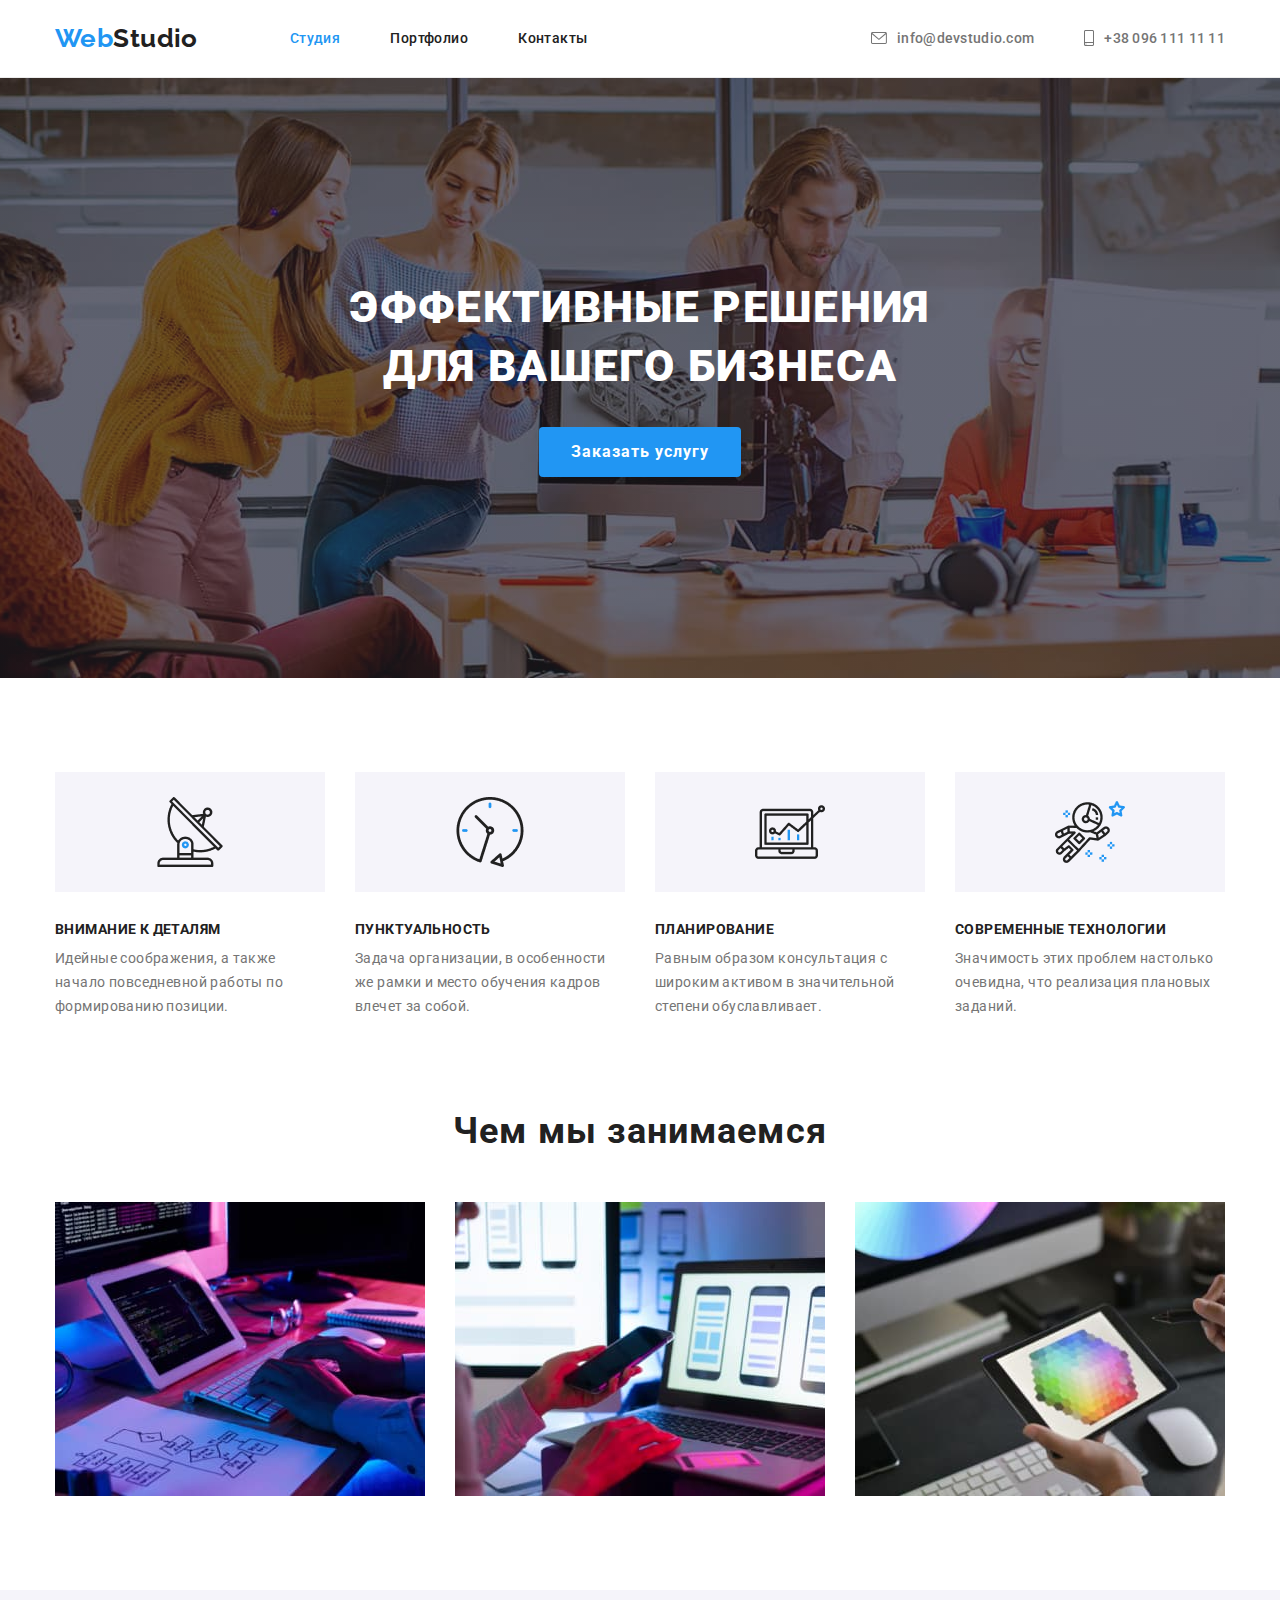
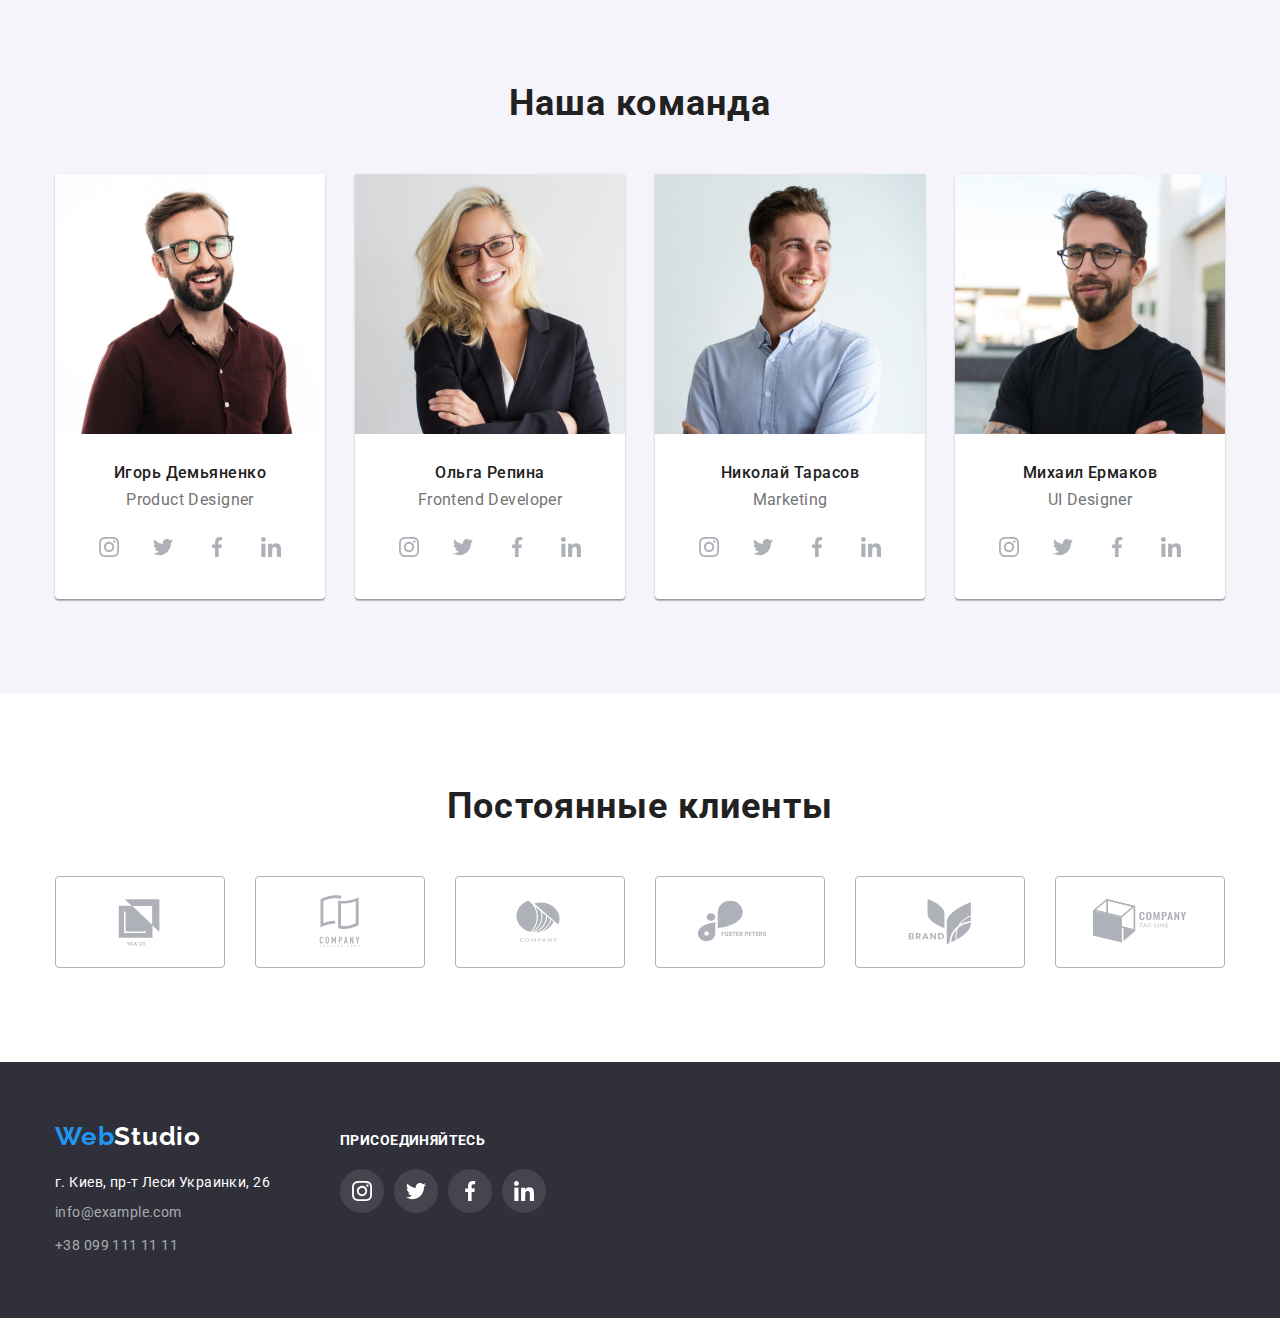
<file: index.html>
<!DOCTYPE html>
<html lang="ru">
<head>
    <meta charset="UTF-8">
    <meta http-equiv="X-UA-Compatible" content="IE=edge">
    <meta name="viewport" content="width=device-width, initial-scale=1.0">
    <title>Modyle 02 classwork</title>
    <link rel="preconnect" href="https://fonts.googleapis.com">
    <link rel="preconnect" href="https://fonts.gstatic.com" crossorigin>
    <link
        href="https://fonts.googleapis.com/css2?family=Montserrat:wght@400;500;700&family=Raleway:wght@400;500;700&family=Roboto:wght@400;500;700;900&display=swap"
        rel="stylesheet">
        <link rel="stylesheet" href="https://cdnjs.cloudflare.com/ajax/libs/modern-normalize/0.6.0/modern-normalize.min.css">
    <link rel="stylesheet" href="./css/styles.css">
</head>

   
<body>
        <!-- Header section -->
        
    <header class="header">
        <div class=" header-container container">
            <a class="logo link" href="index.html"> <span class="accent-logo">Web</span>Studio</a>           
            <nav class=" list">
                <ul class="navigation list">
                    <li class="nav-list-item"><a class="nav-list-link link current" href="">Студия</a></li>
                    <li class="nav-list-item"><a class="nav-list-link link" href="./portfolio.html">Портфолио</a></li>
                    <li class="nav-list-item"><a class="nav-list-link link" href="">Контакты</a></li>
                </ul>
            </nav>
                
            
                <ul class="information  list">
                    <li class="link-email"> <a class="email link " href="mailto:info@devstudio.com">
                         <svg class="email-icon" widht="16" height="12">
                        <use href="./images/sprite2.svg#hover"></use>
                    </svg> info@devstudio.com</a></li>
                    <li class="link-contact"> <a class=" contact-number link" href="tel:+380961111111" > 
                        <svg class=" phone-icon" widht="10" height="16">
                        <use href="./images/sprite2.svg#smartphone"></use>
                    </svg>+38 096 111 11 11</a></li>
                </ul>          
        </div>           
    </header>

        <!-- Button section -->   
    <main>
        <section class="btn-section">
        <div class="  btn-section-site container">
            <h1 class="slogan">ЭФФЕКТИВНЫЕ РЕШЕНИЯ<br> ДЛЯ ВАШЕГО БИЗНЕСА</h1> 
            <button class="modal-btn" type= "button">Заказать услугу</button>
        </div>
        </section>   

     <!-- List section -->
     
            <section class="section list-section-site ">
                <div class=" container ">
                <ul class="list list-section">
                    <li class="list-title-site list-title-antenna" >
                        <h3 class="title">Внимание к деталям</h3>
                        <p class="text">Идейные соображения, а также начало повседневной работы по формированию позиции.</p>
                    </li>
                    <li class="list-title-site  list-title-clock">
                        <h3 class="title">Пунктуальность</h3>
                        <p class="text">Задача организации, в особенности же рамки и место обучения кадров влечет за собой.</p>
                    </li>
                    <li class="list-title-site list-title-diagram">
                        <h3 class="title">Планирование</h3>
                        <p class="text">Равным образом консультация с широким активом в значительной степени обуславливает.</p>
                    </li>
                    <li class="list-title-site list-title-astronaut">
                        <h3 class="title">Современные технологии</h3> 
                        <p class="text">Значимость этих проблем настолько очевидна, что реализация плановых заданий.</p>
                    </li>
                </ul>
                </div>
            </section>

            <section class="img">
                <div class="container "> 
                    <h2 class="headline">Чем мы занимаемся</h2>               
                    <ul class="list work-list">
                        <li class="image"><img src="./images/img1.jpg" alt="рабочий стол с планшетом" width="370"></li>
                        <li class="image"><img src="./images/img2.jpg" alt="ноутбук с разработкой дизайна" width="370"></li>
                        <li class="image"><img src="./images/img3.jpg" alt="планшет с радугой цветов" width="370"></li>
                    </ul>  
                </div>
            </section>
           

     <!-- Team section -->
        <section class="team-site section">
            <div class="   container">
            <h2 class="team-title">Наша команда</h2>

            <ul class="list list-names">
                <li class="team-names">
                        <img src="./images/img4.jpg" alt="Игорь Демьяненко" width="270">
                        <div class="names-container">                       
                    <h3 class="team-name">Игорь Демьяненко</h3>
                    <p class="team-description">Product Designer</p>
                        <ul class="social-list list">
                            <li class="social-list-item"><a class="social-list-link" href="">
                                <svg class="social-list-icon" width="20" height="20">
                                    <use href="./images/sprite.svg#instagram"></use>
                                </svg>
                            </a></li>
                            <li class="social-list-item"><a class="social-list-link" href="">
                                <svg class="social-list-icon" widht="20" height="20">
                                    <use href="./images/sprite.svg#twitter"></use>
                                </svg>
                            </a></li>
                            <li class="social-list-item"><a class="social-list-link" href="">
                                <svg class="social-list-icon" widht="20" height="20">
                                    <use href="./images/sprite.svg#facebook"></use>
                                </svg>
                            </a></li>
                            <li class="social-list-item"><a class="social-list-link" href="">
                                <svg class="social-list-icon" widht="20" height="20">
                                    <use href="./images/sprite.svg#linkedin"></use>
                                </svg>
                            </a></li>
                        </ul>
                </div>
                </li>

                <li class="team-names">
                        <img src="./images/img5.jpg" alt="Ольга Репина" width="270">
                        <div class="names-container">
                    <h3 class="team-name">Ольга Репина</h3>
                    <p class="team-description">Frontend Developer</p>
                        <ul class="social-list list">
                            <li class="social-list-item"><a class="social-list-link" href="">
                                <svg class="social-list-icon" widht="20" height="20">
                                    <use href="./images/sprite.svg#instagram"></use>
                                </svg>
                            </a></li>
                            <li class="social-list-item"><a class="social-list-link" href="">
                                <svg class="social-list-icon" widht="20" height="20">
                                    <use href="./images/sprite.svg#twitter"></use>
                                </svg>
                            </a></li>
                            <li class="social-list-item"><a class="social-list-link" href="">
                                <svg class="social-list-icon" widht="20" height="20">
                                    <use href="./images/sprite.svg#facebook"></use>
                                </svg>
                            </a></li>
                            <li class="social-list-item"><a class="social-list-link" href="">
                                <svg class="social-list-icon" widht="20" height="20">
                                    <use href="./images/sprite.svg#linkedin"></use>
                                </svg>
                            </a></li>
                        </ul>
                    </div>
                </li>

                <li class="team-names">
                        <img src="./images/img6.jpg" alt="Николай Тарасов" width="270">
                        <div class="names-container">
                    <h3 class="team-name">Николай Тарасов</h3>
                    <p class="team-description">Marketing</p>
                        <ul class="social-list list">
                            <li class="social-list-item"><a class="social-list-link" href="">
                                <svg class="social-list-icon" widht="20" height="20">
                                    <use href="./images/sprite.svg#instagram"></use>
                                </svg>
                            </a></li>
                            <li class="social-list-item"><a class="social-list-link" href="">
                                <svg class="social-list-icon" widht="20" height="20">
                                    <use href="./images/sprite.svg#twitter"></use>
                                </svg>
                            </a></li>
                            <li class="social-list-item"><a class="social-list-link" href="">
                                <svg class="social-list-icon" widht="20" height="20">
                                    <use href="./images/sprite.svg#facebook"></use>
                                </svg>
                            </a></li>
                            <li class="social-list-item"><a class="social-list-link" href="">
                                <svg class="social-list-icon" widht="20" height="20">
                                    <use href="./images/sprite.svg#linkedin"></use>
                                </svg>
                            </a></li>
                         </ul>
                    </div>
                    </li>
                <li class="team-names">
                        <img src="./images/img7.jpg" alt="Михаил Ермаков" width="270">
                        <div class="names-container">
                    <h3 class="team-name">Михаил Ермаков</h3>
                    <p class="team-description">UI Designer</p>
                        <ul class="social-list list">
                            <li class="social-list-item"><a class="social-list-link" href="">
                                <svg class="social-list-icon" widht="20" height="20">
                                    <use href="./images/sprite.svg#instagram"></use>
                                </svg>
                            </a></li>
                            <li class="social-list-item"><a class="social-list-link" href="">
                                <svg class="social-list-icon" widht="20" height="20">
                                    <use href="./images/sprite.svg#twitter"></use>
                                </svg>
                            </a></li>
                            <li class="social-list-item"><a class="social-list-link" href="">
                                <svg class="social-list-icon" widht="20" height="20">
                                    <use href="./images/sprite.svg#facebook"></use>
                                </svg>
                            </a></li>
                            <li class="social-list-item"><a class="social-list-link" href="">
                                <svg class="social-list-icon" widht="20" height="20">
                                    <use href="./images/sprite.svg#linkedin"></use>
                                </svg>
                            </a></li>
                        </ul>
                    </div>
                </li>
            </ul>
            
            </div>
        </section>

        <!--List section-->
    <section class="section">
        <div class=" container">
            <h2 class="team-title">Постоянные клиенты</h2>
            <ul class=" clients-list list ">
                <li class="link-style"><a class="link-section" href="">
                        <svg class="list-link" widht="106" height="60">
                            <use href="./images/sprite2.svg#logo"></use>
                    </svg>                    
                    </a>
                </li>
                <li class="link-style"><a class="link-section" href="">
                        <svg class="list-link" widht="106" height="60"> 
                            <use href="./images/sprite2.svg#logo1"></use>
                    </svg>
                
                    </a>
                </li>
                <li class="link-style"><a class="link-section" href="">
                        <svg class="list-link" widht="106" height="60">
                            <use href="./images/sprite2.svg#logo2"></use>
                    </svg>
                
                    </a>
                </li>
                <li class="link-style"><a class="link-section" href="">
                        <svg class="list-link" widht="106" height="60">
                            <use href="./images/sprite2.svg#logo3"></use>
                    </svg>
                    
                    </a>
                </li>
                <li class="link-style"><a class="link-section" href="">
                        <svg class="list-link" widht="106" height="60">
                            <use href="./images/sprite2.svg#logo4"></use>
                    </svg>
                    
                    </a>
                </li>
                <li class="link-style"><a class="link-section" href="">
                        <svg class="list-link" widht="106" height="60">
                            <use href="./images/sprite2.svg#logo5"></use>
                    </svg>
                
                    </a>
                </li>
            </ul>
        </div>
    </section>
        
    </main>
    <!-- Footer section -->
    <footer class="  footer footer-site ">
        <div class="footer-section container">
            <div>
                <a class="logo-footer link" href="index.html"><span class="accent-logo-footer">Web</span>Studio</a>
                <address class="">
                <ul class="information list  list-site">                    
                    <li class=" adress footer-container " > г. Киев, пр-т Леси Украинки, 26</li>
                    <li class="email-site"><a class="link email-footer" href="mailto:info@devstudio.com">info@example.com</a></li>
                   <li class="contact-site"> <a class="contact-number-footer link" href="tel:+380961111111">+38 099 111 11 11</a></li>                 
                </ul>
                </address>
            </div>
            <div class="  icon-footer ">
                <p class="footer-title">присоединяйтесь</p>
                <ul class=" list list-footer">
                    <li class="social-list-item-footer"><a class="social-list-link-footer" href="">
                            <svg class="social-list-icon-footer" widht="20" height="20">
                                <use href="./images/sprite.svg#instagram"></use>
                            </svg>
                        </a></li>
                    <li class="social-list-item-footer"><a class="social-list-link-footer" href="">
                            <svg class="social-list-icon-footer" widht="20" height="20">
                                <use href="./images/sprite.svg#twitter"></use>
                            </svg>
                        </a></li>
                    <li class="social-list-item-footer"><a class="social-list-link-footer" href="">
                            <svg class="social-list-icon-footer" widht="20" height="20">
                                <use href="./images/sprite.svg#facebook"></use>
                            </svg>
                        </a></li>
                    <li class="social-list-item-footer"><a class="social-list-link-footer" href="">
                            <svg class="social-list-icon-footer" widht="20" height="20">
                                <use href="./images/sprite.svg#linkedin"></use>
                            </svg>
                        </a></li>
                </ul>
            </div>
        </div>
      
    </footer>
</body>
</html>
</file>
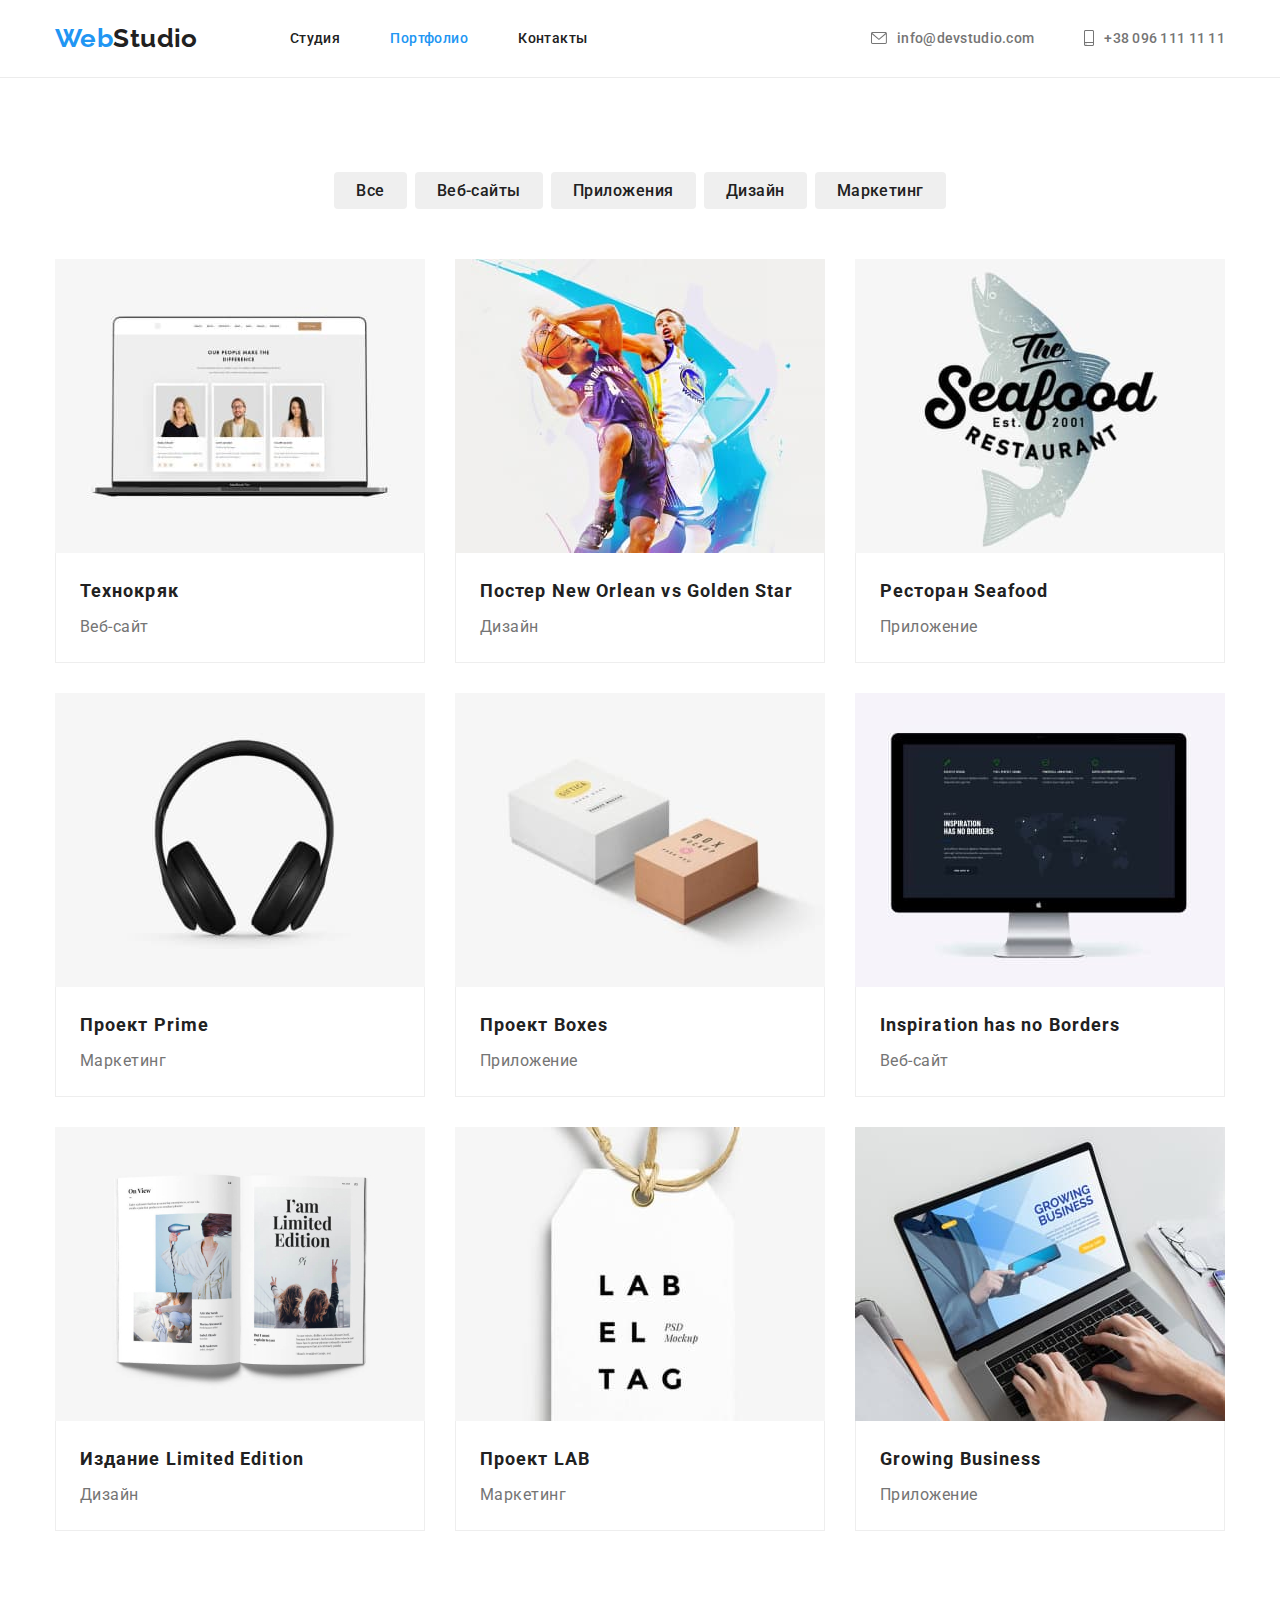
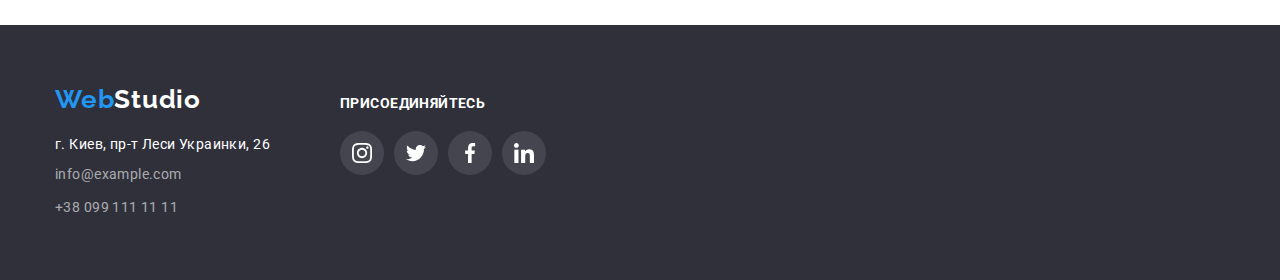
<file: portfolio.html>
<!DOCTYPE html>
<html lang="en">
<head>
    <meta charset="UTF-8">
    <meta http-equiv="X-UA-Compatible" content="IE=edge">
    <meta name="viewport" content="width=device-width, initial-scale=1.0">
    <title>Document</title>
    <link rel="preconnect" href="https://fonts.googleapis.com">
    <link rel="preconnect" href="https://fonts.gstatic.com" crossorigin>
    <link
        href="https://fonts.googleapis.com/css2?family=Montserrat:wght@400;500;700&family=Raleway:wght@400;500;700&family=Roboto:wght@400;500;700;900&display=swap"
        rel="stylesheet">
        <link rel="stylesheet" href="https://cdnjs.cloudflare.com/ajax/libs/modern-normalize/0.6.0/modern-normalize.min.css">
    <link rel="stylesheet" href="./css/styles.css">
</head>
<body>


    
    <!--Header portfolio-->
    <header class="header ">
        <div class=" header-container container">
            <a class="logo link" href="index.html"> <span class="accent-logo">Web</span>Studio</a>
            <nav>
                <ul class="navigation list">
                    <li class="nav-list-item"> <a class="nav-list-link link" href="./index.html">Студия</a></li>
                    <li class="nav-list-item"> <a class="nav-list-link  link current" href="">Портфолио</a></li>
                    <li class="nav-list-item"> <a class="nav-list-link link" href="">Контакты</a></li>
                </ul>
            </nav>
            
            <ul class="information list">
                <li class="link-email"> <a class="email link" href="mailto:info@devstudio.com">
                        <svg class="email-icon" widht="16" height="12">
                            <use href="./images/sprite2.svg#hover"></use>
                        </svg> info@devstudio.com</a></li>
                <li class="link-contact"> <a class=" contact-number link" href="tel:+380961111111">
                        <svg class="phone-icon" widht="10" height="16">
                            <use href="./images/sprite2.svg#smartphone"></use>
                        </svg>+38 096 111 11 11</a></li>
            </ul>
        </div>
    </header>


    <!--Main portfolio-->
    <main>            
        <section class="section">
            <div class=" btn-portfolio container">
                <ul class="list list-btn-portfolio">
                    <li class="btn-list"><button class="btn" type="button">Все</button></li>
                    <li class="btn-list"><button class="btn" type="button">Веб-сайты</button></li>
                    <li class="btn-list"><button class="btn" type="button">Приложения</button></li>
                    <li class="btn-list"><button class="btn" type="button">Дизайн</button></li>
                    <li class="btn-list"><button class="btn" type="button">Маркетинг</button></li>
                </ul>           
            <!--Galery section-->
          <div class=" ">
                <ul class="list galery">
                    <li class="list-info">
                        <a class="list-galery link" href="">
                            <img class="img-portfolio" src="./images/imgpotf1.jpg" alt="">
                        <div class="galery-titile">
                            <h3 class="list-title">Технокряк</h3>
                            <p  class="text-portfolio" >Веб-сайт</p>
                        </div>
                        </a>                      
                    </li>
                    <li class="list-info"> 
                        <a class="list-galery link" href="">
                           <img class="img-portfolio" src="./images/imgpotf2.jpg" alt=""> 
                        <div class="galery-titile">
                           <h3 class="list-title">Постер New Orlean vs Golden Star</h3> 
                           <p class="text-portfolio" >Дизайн</p>
                       </div>   
                    </a>                    
                    </li>
                    <li class="list-info"> 
                        <a class="list-galery link" href="">
                            <img class="img-portfolio" src="./images/imgpotf3.jpg" alt=""> 
                         <div class="galery-titile">
                            <h3 class="list-title">Ресторан Seafood</h3> 
                            <p class="text-portfolio" >Приложение</p>
                        </div>
                        </a>                      
                    </li>
                    <li class="list-info"> 
                        <a class="list-galery link" href="">
                            <img class="img-portfolio" src="./images/imgpotf4.jpg" alt=""> 
                         <div class="galery-titile">
                            <h3 class="list-title">Проект Prime</h3> 
                            <p class="text-portfolio" >Маркетинг</p>
                        </div>
                    </li>
                        </a>                     
                    <li class="list-info"> 
                        <a class="list-galery link" href="">
                            <img class="img-portfolio" src="./images/imgpotf5.jpg" alt=""> 
                         <div class="galery-titile">
                            <h3 class="list-title">Проект Boxes</h3> 
                            <p class="text-portfolio" >Приложение</p>
                        </div>
                        </a>
                        
                    </li>
                    <li class="list-info"> 
                        <a class="list-galery link" href="">
                            <img class="img-portfolio" src="./images/imgpotf6.jpg" alt=""> 
                         <div class="galery-titile">
                            <h3 class="list-title">Inspiration has no Borders</h3> 
                            <p class="text-portfolio" >Веб-сайт</p>
                        </div>
                        </a>                       
                    </li>                   
                    <li class="list-info"> 
                        <a class="list-galery link" href="">
                            <img class="img-portfolio" src="./images/imgport7.jpg" alt=""> 
                         <div class="galery-titile">
                            <h3 class="list-title">Издание Limited Edition</h3> 
                            <p class="text-portfolio" >Дизайн</p>
                        </div>
                        </a>                        
                    </li>
                    <li class="list-info"> 
                        <a class="list-galery link" href="">
                            <img class="img-portfolio" src="./images/imgpotf8.jpg" alt=""> 
                         <div class="galery-titile">
                            <h3 class="list-title">Проект LAB</h3> 
                            <p class="text-portfolio" >Маркетинг</p>
                        </div>
                        </a>                        
                    </li>
                    <li class="list-info"> 
                        <a class="list-galery link" href="">
                            <img class="img-portfolio" src="./images/imgpotf9.jpg" alt="">
                            <div class="galery-titile">
                               <h3 class="list-title">Growing Business</h3>
                               <p class="text-portfolio" >Приложение</p>
                           </div>
                        </a>                      
                    </li>
                </ul>
                </div>
            </div>
        </section>

    </main>
        <!--Footer portfolio section-->
            <footer class="  footer footer-site ">
                <div class="footer-section container">
                    <div>
                        <a class="logo-footer link" href="index.html"><span class="accent-logo-footer">Web</span>Studio</a>
                        <address class="">
                        <ul class="information list  list-site">                    
                            <li class=" adress footer-container " > г. Киев, пр-т Леси Украинки, 26</li>
                            <li class="email-site"><a class="link email-footer" href="mailto:info@devstudio.com">info@example.com</a></li>
                           <li class="contact-site"> <a class="contact-number-footer link" href="tel:+380961111111">+38 099 111 11 11</a></li>                 
                        </ul>
                        </address>
                    </div>
                    <div class="  icon-footer">
                        <p class="footer-title">присоединяйтесь</p>
                        <ul class=" list list-footer">
                            <li class="social-list-item-footer"><a class="social-list-link-footer" href="">
                                    <svg class="social-list-icon-footer" widht="20" height="20">
                                        <use href="./images/sprite.svg#instagram"></use>
                                    </svg>
                                </a></li>
                            <li class="social-list-item-footer"><a class="social-list-link-footer" href="">
                                    <svg class="social-list-icon-footer" widht="20" height="20">
                                        <use href="./images/sprite.svg#twitter"></use>
                                    </svg>
                                </a></li>
                            <li class="social-list-item-footer"><a class="social-list-link-footer" href="">
                                    <svg class="social-list-icon-footer" widht="20" height="20">
                                        <use href="./images/sprite.svg#facebook"></use>
                                    </svg>
                                </a></li>
                            <li class="social-list-item-footer"><a class="social-list-link-footer" href="">
                                    <svg class="social-list-icon-footer" widht="20" height="20">
                                        <use href="./images/sprite.svg#linkedin"></use>
                                    </svg>
                                </a></li>
                        </ul>
                    </div>
                </div>             
            </footer>
</body>

</html>
</file>
<file: css/styles.css>
body {
  font-family: Roboto, sans-serif;
  font-size: 14px;
  letter-spacing: 0.03em;
  background-color: #FFFFFF;
  color: #212121;
}
:root{
  --main-font: "Roboto";
    --secondary-font: "Raleway";
    --accent-color: #2196F3;
    --main-txt-dark: #FFFFFF;
    --main-txt-light: #212121;
    --p-color: #757575;
    --fill-color: #AFB1B8;
    --footer-color:#2F303A;
}

h1,
h2,
h3,
h4,
p {
  margin-top: 0;
  margin-bottom: 0;
}

ul {
  margin-top: 0;
  margin-bottom: 0;
  padding-left: 0;
}

img {
  display: block;
  max-width: 100%;
  height: auto;
}

.container {
  width: 1200px;
  padding-left: 15px;
  padding-right: 15px;
  margin-left: auto;
  margin-right: auto;
}

.section {
  padding-top: 94px;
  padding-bottom: 94px;
}


/*----------Header---------*/

.header {
  padding-top: 24px;
  padding-bottom: 24px;
}
.header-container {
  justify-content: space-between;
  display: flex;
  align-items: center;
}

.list {
 
  list-style: none;
  margin-top: 0;
  margin-bottom: 0;
  padding-left: 0;

}


.link {
  text-decoration: none;
}
.logo {
  font-family: Raleway, sans-serif;
  font-style: normal;
  font-weight: bold;
  margin-right: 92px;
  font-size: 26px;
  line-height: 1.1;
  color: var(--main-txt-light);
}
.accent-logo {
  color: var(--accent-color);
}

.navigation{
  display: flex;
  align-items: center;
 
}
.nav-list-item:not(:last-child) {
  margin-right: 50px;
}
.nav-list-link {
  font-family: Roboto, sans-serif;
  font-style: normal;
  font-weight: 500;
  font-size: 14px;
  line-height: 1.1;
  color: var(--main-txt-light);
}


.nav-list-link:hover,
.nav-list-link:focus {
  color:var(--accent-color);
}

.current{
  color:var(--accent-color);
}

.information {
  display: flex;
  margin-left: auto;
  align-items: center;
}



.email-icon{
  margin-right: 10px;
  width: 16px;
  height: 12px;
  fill: currentColor;
}


.phone-icon{
  margin-right: 10px;
  width: 10px;
  height: 16px;
  fill: currentColor;
}


.email,
.contact-number {
  font-family: Roboto, sans-serif;
  font-style: normal;
  font-weight: 500;
  font-size: 14px;
  line-height: 1.1;
  letter-spacing: 0.02em;
  color: var(--p-color);
}



.link-email:hover,
.link-email :focus{
fill: var(--accent-color);
}

.email:hover,
.email:focus{
color: var(--accent-color);
}

.contact-number:hover,
.contact-number:focus{
  color: var(--accent-color);
}

.link-contact:hover,
.link-contact:focus{
fill: var(--accent-color);
}

.link-contact{
  margin-left: 50px;
}

/*-----Button section-----*/

.btn-section {
  background-image:linear-gradient(to top, 
   rgba(47, 48, 58, 0.4),
   rgba(47, 48, 58, 0.4)), 
  url(../images/hero/Img\ \(1\).jpg);
  background-size: cover;
  background-repeat: no-repeat;
  background-position: center;
  max-width: 1600px;
  height: 600px;
  margin: auto;
  text-align: center;
  padding-top: 200px;
  padding-bottom: 200px;
  background-color: #C4C4C4;
}



.slogan {
  font-family: Roboto, sans-serif;
  font-style: normal;
  font-weight: 900;
  font-size: 44px;
  letter-spacing: 0.03em;
  line-height: 1.36;
  text-align: center;
  color: var(--main-txt-dark);
}

.modal-btn {
  margin-left: auto;
  margin-right: auto;
  margin-top: 30px;
  padding: 10px 32px;
  min-width: 200px;
  box-shadow: 0px 4px 4px rgba(0, 0, 0, 0.15);
  border: none;
  border-radius: 4px;
  font-family: Roboto, sans-serif;
  font-weight:700;
  font-size: 16px;
  line-height: 1.88;
  text-align: center;
  letter-spacing: 0.06em;
  cursor: pointer;
  background-color: var(--accent-color);
  color:var(--main-txt-dark);
}

/*-----List section-----*/



.list-title-site::before{
  display: block;
  content: "";
  height: 120px;;
  background-color: #F5F4FA;
  background-repeat: no-repeat;
  background-position: center;
  margin-bottom: 30px;
}

.list-title-antenna::before{
  background-image: url(../images/antenna\ 1.png)
}

.list-title-clock::before{
  background-image: url(../images/clock\ 1.png)
}
.list-title-diagram::before {
  background-image: url(../images/diagram\ 1.png)
}
.list-title-astronaut::before {
  background-image: url(../images/astronaut\ 1.png)
}
.title {
  margin-bottom: 10px;
  font-family: Roboto, sans-serif;
  font-style: normal;
  font-weight: bold;
  font-size: 14px;
  line-height: 1.1;
  letter-spacing: 0.03em;
  text-transform: uppercase;
  color: var(--main-txt-light);
}

.text {
  font-family: Roboto;
  font-style: normal;
  font-weight: normal;
  font-size: 14px;
  line-height: 1.7;
  letter-spacing: 0.03em;
  color: var(--p-color);
}

.list-title-site {
  width: 270px;
}
.list-title-site:not(:last-child) {
  margin-right: 30px;
}
.list-section {
  display: flex;
  align-items: center;

}

.img {
  padding-bottom: 94px;
}
.headline {
  margin-bottom: 50px;
  font-family: Roboto, sans-serif;
  font-style: normal;
  font-weight: bold;
  font-size: 36px;
  line-height: 1.1;
  text-align: center;
  letter-spacing: 0.03em;
  color: var(--main-txt-light);
}

.image {
  width: 370px;
  height: 294px;
  left: 1015px;
  top: 1061px;
}

.image:not(:last-child) {
  margin-right: 30px;
}

.work-list{
  display: flex;
  align-items: center;
}

/*-----Team section-----*/

.team-site {
  background: #f5f4fa;
}

.team-names:not(:last-child) {
  margin-right: 30px;
}
.list-names {
  display: flex;
  
}

.team-title {
  margin-bottom: 50px;
  font-weight: 700;
  font-size: 36px;
  line-height: 1.1;
  text-align: center;
  letter-spacing: 0.03em;
  color:var(--main-txt-light);
}
.names-container { 
  padding-top: 30px;
  padding-bottom: 30px;
}

.team-name {
  margin-bottom: 10px;
  font-family: Roboto;
  font-style: normal;
  font-weight: 500;
  font-size: 16px;
  line-height: 1.1;
  text-align: center;
  letter-spacing: 0.03em;
  color: var(--main-txt-light);
}
.team-names {
  background: var(--main-txt-dark);
  box-shadow: 0px 1px 3px rgba(0, 0, 0, 0.12), 0px 1px 1px rgba(0, 0, 0, 0.14),
    0px 2px 1px rgba(0, 0, 0, 0.2);
  border-radius: 0px 0px 4px 4px;
  width: 270px;
}

.team-description {
  font-size: 16px;
  line-height: 1.1;
  text-align: center;
  color: var(--p-color);
}
.social-list{
  justify-content: center;
  margin-top: 16px;
  display: flex;
  align-items: center;
}

.social-list-link{
  display: flex;
  align-items: center;
  justify-content: center;
  width: 44px;
  height: 44px;
  background-color: var(--main-txt-dark);
  border-radius: 50% ;
  color: var(--fill-color);
}
.social-list-item:not(:last-child){
  margin-right: 10px;
}
.social-list-icon{
  width: 20px;
  height: 20px;
  fill:currentColor;
}
.link{
  display: flex;
  align-items: center;
}

.social-list-link:hover,
.social-list-link:focus{
  background-color: var(--accent-color);
  color: var(--main-txt-dark);
}


.link-style:not(:last-child){
  margin-right: 30px;
 }

.link-section{
  border: 1px solid var(--fill-color);
  display: flex;
  align-items: center;
  justify-content: center; 
  border-radius: 4px;
 width: 170px;
 height: 92px;
 color: var(--fill-color);
}

.list-link{
  fill:currentColor;
  width: 106px;
  height: 60px;
}

.clients-list{
 display: flex;
}

.link-section:hover,
.link-section:focus{
  color: var(--accent-color);
  border-color: var(--accent-color);
  
}


/*-----Footer section-----*/

.footer {
  background-color: var(--footer-color);
}

.email-site {
  margin-bottom: 9px;
}

.email-footer,
.contact-number-footer {
  font-family: Roboto;
  font-size: 14px;
  line-height: 1.7;
  letter-spacing: 0.03em;
  color: rgba(255, 255, 255, 0.6);
  font-style: normal;
}
.logo-site {
  margin-bottom: 20px;
}
.logo-footer {
  display: block;
  margin-bottom: 20px;
  font-family: Raleway;
  font-style: normal;
  font-weight: bold;
  font-size: 26px;
  line-height: 1.1;
  letter-spacing: 0.03em;
  color:var(--main-txt-dark);
}

.accent-logo-footer {
  color: var(--accent-color);
}

.list-site {
  display: inline;
}
.adress {
  margin-bottom: 9px;
  height: 21px;
  left: 215px;
  top: 1739px;
  font-family: Roboto;
  font-style: normal;
  font-weight: normal;
  font-size: 14px;
  line-height: 1.7;
  letter-spacing: 0.03em;
  color: var(--main-txt-dark);
}
.adress:hover,
.adress:hover{
 color: var(--accent-color);
}

.contact-number-footer:hover,
.contact-number-footer:focus{
  color: var(--accent-color);
}
.list-footer{
  display: flex;  
  background-position: center;
}
.footer-title{
  align-items:baseline ;
  text-transform: uppercase;
}

.icon-footer{ 
  margin-left: 70px;
}
.list-link-footer{
  display: block;
}
.footer-title{
  font-weight: 700;
  line-height: 1.14;
  margin-bottom: 20px;
  color:var(--main-txt-dark);
}
.footer-section{
  display: flex;
  align-items: baseline;
}

.footer-container{
  flex-direction: column;
  display: flex;
}

.social-list-footer {
  justify-content: space-between;
  margin-top: 16px;
}
.social-list-item-footer:not(:last-child) {
  margin-right: 10px;
}

.social-list-link-footer {
  display: flex;
  align-items: center;
  justify-content: center;
  width: 44px;
  height: 44px;
  background-color: rgba(255, 255, 255, 0.1);
  border-radius: 50%;
}

.social-list-icon-footer {
  width: 20px;
  height: 20px;
  fill: var(--main-txt-dark);
}


.social-list-link-footer:hover .social-list-icon-footer,
.social-list-link-footer:focus .social-list-icon-footer {
  fill: var(--main-txt-dark);
}

.social-list-link-footer:hover,
.social-list-link-footer:focus {
  background-color: var(--accent-color);
}

/*-----Main portfolio-----*/
.header {
  border-bottom: 1px solid #ececec;
}

.btn {
  padding: 6px 22px;
  border-radius: 4px;
  border: none;
  font-family: Roboto;
  font-weight: 500;
  font-size: 16px;
  line-height: 1.6;
  letter-spacing: 0.03em;
  color:var(--main-txt-light);
  
}
.btn-list:not(:last-child) {
  margin-right: 8px;
}

.list-btn-portfolio {
  margin-bottom: 50px;
  display: flex;
  align-items: center;
}
.list {
  justify-content: center;
}

.btn:hover,
.btn:focus {
  box-shadow:  2px 0px, 2px rgba(0, 0, 0, 0.12), 
  2px 0px, 1px rgba(0, 0, 0, 0.08),
   1px 0px, 3px rgba(0, 0, 0, 0.1);
  background-color: var(--accent-color);
  color: var(--main-txt-dark);
}
.btn{
  cursor: pointer;
 
  
}

.btn:hover,
.btn:focus{
  
  box-shadow: 0px 2px 2px 0px rgba(0, 0, 0, 0.12);
}
/*-----Galery section-----*/

.galery {
  display: flex;
  flex-wrap: wrap;
  margin-right: -30px;
  margin-bottom: -30px;
  align-items: center;
}
.img-portfolio {
  max-width: 100%;
  height: auto;
}
.list-info {
  flex-basis: calc((100% - 90px) / 3);
  justify-content: space-between;
}
.list-galery{
  display: block;
 
}



.list-galery:hover,
.list-galery:focus{
  box-shadow: 1px 4px 6px 0px rgba(0, 0, 0, 0.16), 0px 4px 4px 0px rgba(0, 0, 0, 0.06), 0px 1px 1px 0px rgba(0, 0, 0, 0.12);
}


.list-info {
  flex-basis: calc((100% - 3 * 30px) / 3);
  margin-right: 30px;
  margin-bottom: 30px;
  justify-content: center;
}
.galery-titile {
  border: 1px solid #eeeeee;
  border-top: none;
  padding-top: 20px;
  padding-bottom: 20px;
  padding-left: 24px;
}
.list-title {
  margin-bottom: 4px;
  font-family: Roboto;
  font-style: normal;
  font-weight: bold;
  font-size: 18px;
  line-height: 2;
  letter-spacing: 0.06em;
  color: var(--main-txt-light);
}

.text-portfolio {
  margin-top: 0px;
  margin-bottom: 0px;
  font-family: Roboto;
  font-style: normal;
  font-weight: normal;
  font-size: 16px;
  line-height: 1.8;
  letter-spacing: 0.03em;
  color: var(--p-color);
}

/*-----Footer portfolio section-----*/

.footer-site {
  
  padding-top: 60px;
  padding-bottom: 60px;
}

.logo-portfolio {
  margin-bottom: 20px;
}
.logo-footer {
  font-family: Raleway;
  font-style: normal;
  font-weight: bold;
  font-size: 26px;
  line-height: 1.1;
  letter-spacing: 0.03em;
}
.list-portfolio {
  display: inline;
}
.email-footer:hover {
  color: var(--accent-color);
}
</file>
